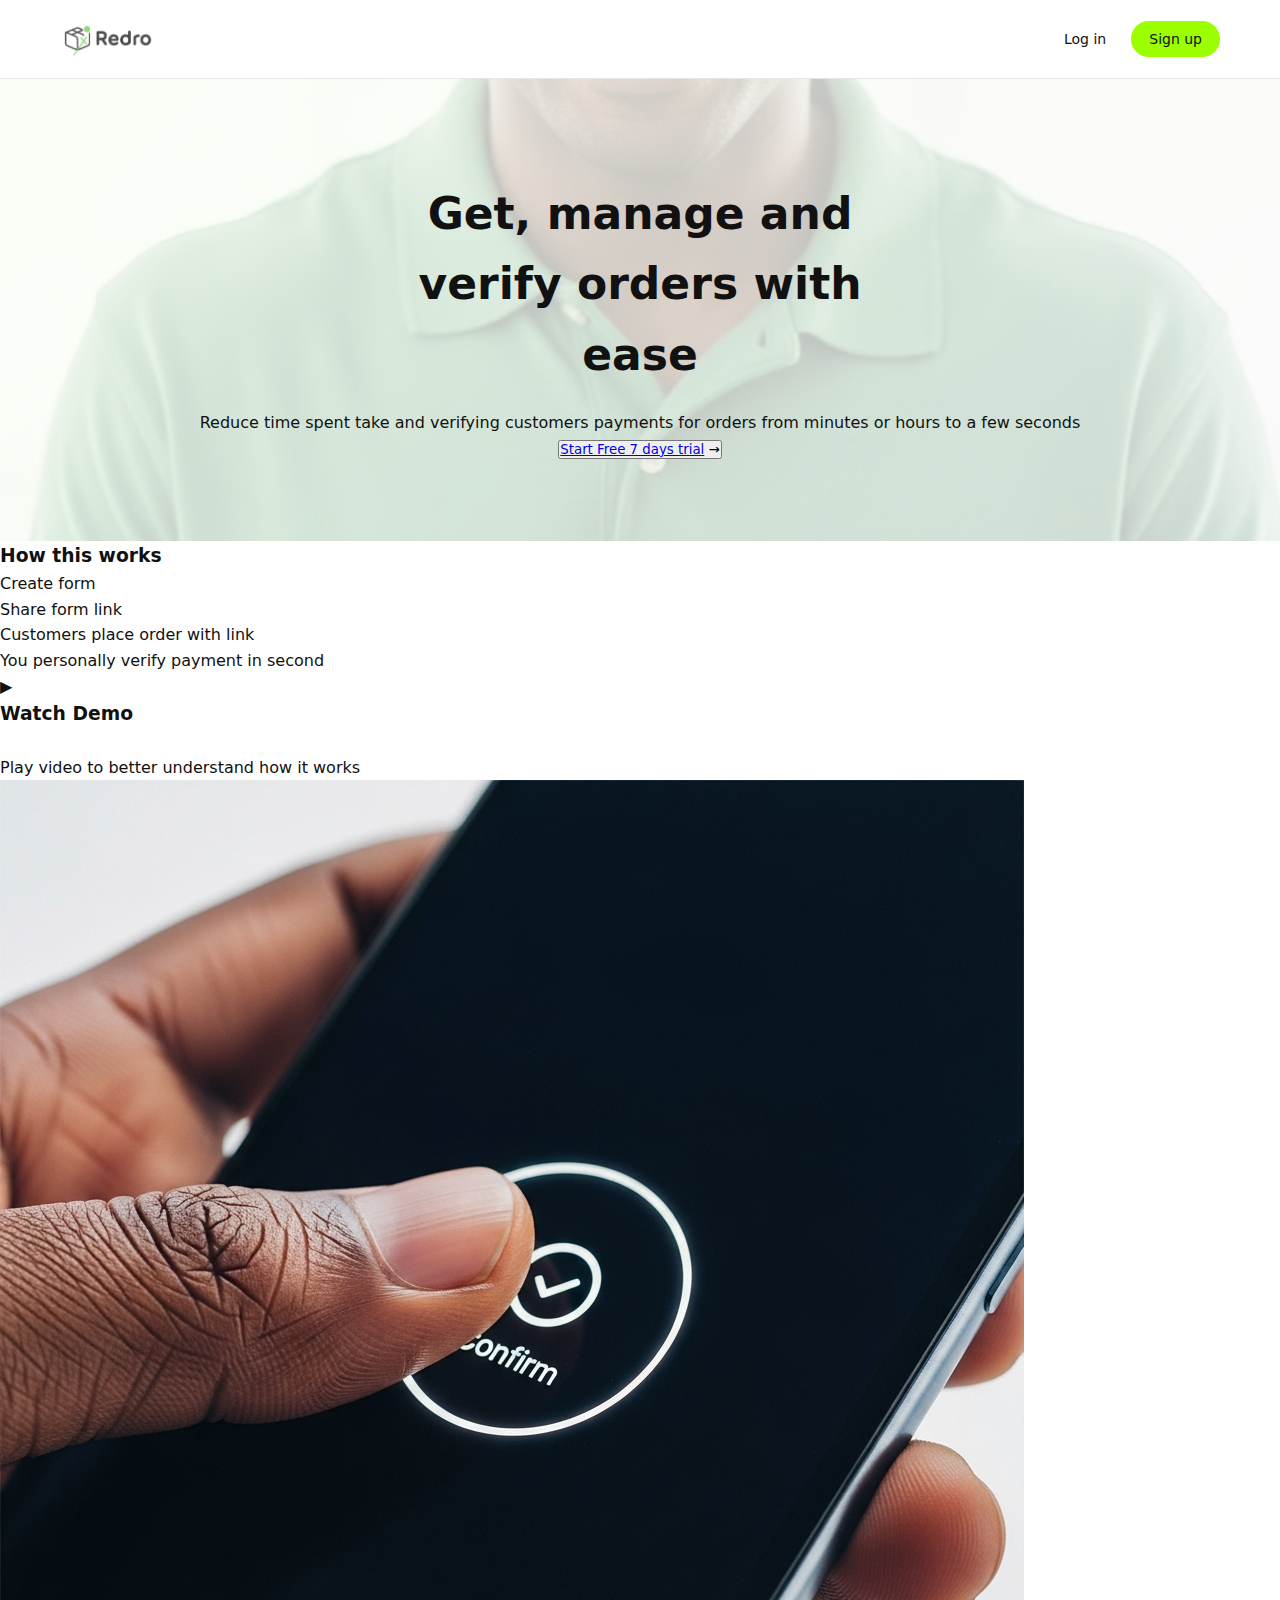
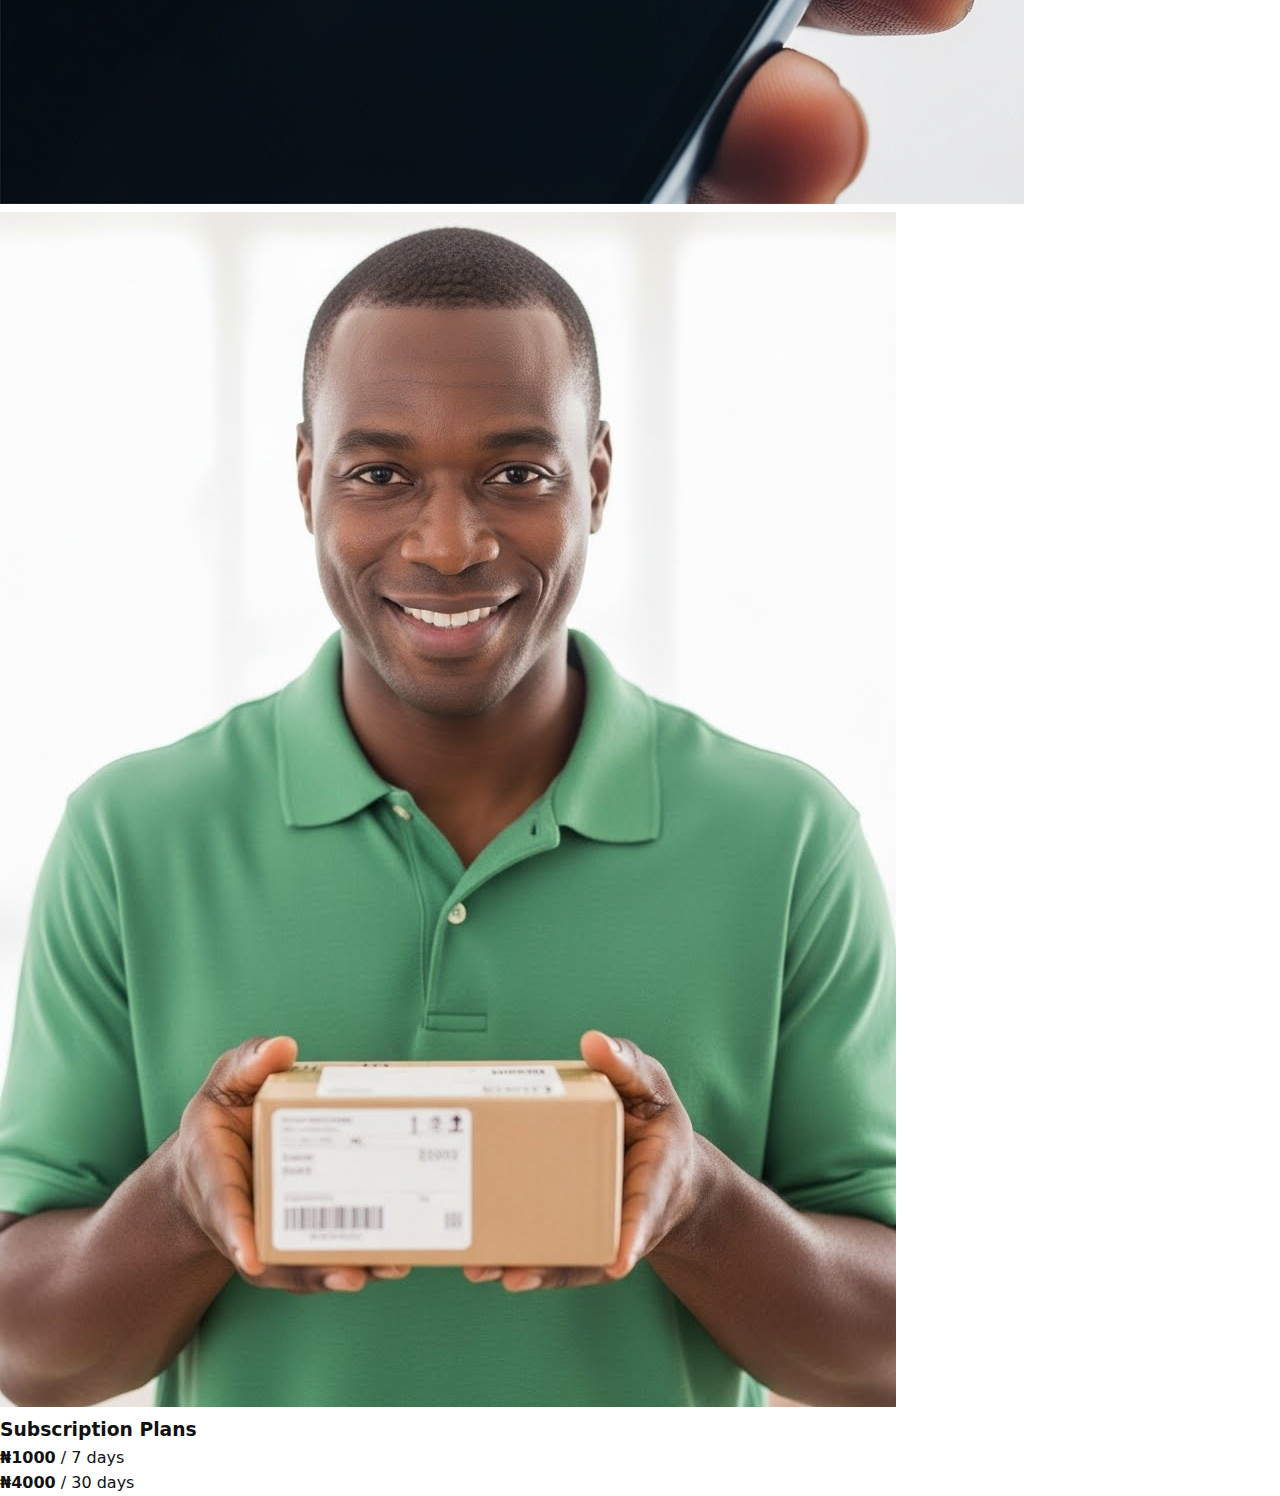
<file: index.html>
<!DOCTYPE html>
<html lang="en">
<head>
  <meta charset="UTF-8" />
  <meta name="viewport" content="width=device-width, initial-scale=1.0"/>
  <title>X Redro</title>
  <link rel="stylesheet" href="css/styles.css"/>
</head>
<body>

  <!-- Navigation -->
  <nav class="nav">
    <div class="nav-inner">
      <img src="assets/logo.png" alt="Redro Logo" class="logo"/>

      <div class="nav-actions">
        <a href="login.html" class="login">Log in</a>
        <a href="signup.html" class="signup">Sign up</a>
      </div>
    </div>
  </nav>
  
  <div class="displays">
  <!-- Hero Section -->
  <section class="hero">
    <div class="hero-inner">
      <div class="hero-text">
        <h1>Get, manage and<br/>verify orders with<br/>ease</h1>

        <p>
          Reduce time spent take and verifying customers
          payments for orders from minutes or hours to
          a few seconds
        </p>

        <button class="cta">
          <a href="signup.html">Start Free 7 days trial</a>
          <span>→</span>
        </button>
      </div>
    </div>
  </section>

  <!-- How it works -->
  <section class="how">
    <div class="how-inner">

      <!-- Left -->
      <div class="how-left">
        <div class="how-card">
          <h3>How this works</h3>
          <ul>
            <li>Create form</li>
            <li>Share form link</li>
            <li>Customers place order with link</li>
            <li>You personally verify payment in second</li>
          </ul>
        </div>

        <div class="demo">
          <div class="play">
            ▶
          </div>
          <div class="demo-text">
            <h3>Watch Demo</h3></br>
            <p>Play video to better understand how it works</p>
          </div>
        </div>
      </div>

      <!-- Right -->
      <div class="how-right">
        <img src="assets/phone.jpg" class="img-top" alt="Phone"/>
        <img src="assets/deliveryMan.jpg" class="img-bottom" alt="Delivery"/>
      </div>

    </div>
  </section>
  
  </div>

  <!-- Subscription -->
  <section class="subscription">
    <div class="subscription-inner">
      <h3>Subscription Plans</h3>
      <p><strong>₦1000</strong><span> / 7 days</span></p>
      <p><strong>₦4000</strong><span> / 30 days</span></p>
    </div>
  </section>
  
</body>
</html>
</file>
<file: css/styles.css>
:root {
  --bg: #ffffff;
  --surface: #f8f9f8;
  --text: #111111;
  --muted: #6b6b6b;
  --border: #e5e5e5;
  --accent: #9cff00;
  --accent-dark: #7ed800;
  --dark: #0f1110;
  --radius: 20px;
}

/* RESET */
* {
  margin: 0;
  padding: 0;
  box-sizing: border-box;
  font-family: Inter, system-ui, sans-serif;
}

body {
  background: var(--bg);
  color: var(--text);
  line-height: 1.6;
}

/* NAV */
.nav {
  border-bottom: 1px solid var(--border);
  background: #fff;
}

.nav-inner {
  max-width: 1200px;
  margin: auto;
  padding: 20px;
  display: flex;
  justify-content: space-between;
  align-items: center;
}

.logo {
  height: 38px;
}

.nav-actions a {
  text-decoration: none;
  font-size: 14px;
  margin-left: 20px;
  font-weight: 500;
}

.login {
  color: var(--text);
}

.signup {
  background: var(--accent);
  color: #111;
  padding: 10px 18px;
  border-radius: 999px;
  font-weight: 600;
  transition: 0.3s ease;
}

.signup:hover {
  background: var(--accent-dark);
}

/* CONTAINER */
.container {
  max-width: 1000px;
  margin: auto;
  padding: 80px 20px;
}

.containerPadding {
  padding-left: 32px;
}
/* HERO */
.hero {
  position: relative;
  text-align: center;
  padding: 100px 20px 80px 20px;
  overflow: hidden;
}

.hero::before {
  content: "";
  position: absolute;
  inset: 0;

  background:
    linear-gradient(
      135deg,
      rgba(156,255,0,0.1),
      rgba(0,0,0,0.05)
    ),
    url("../assets/deliveryMan.jpg");

  background-size: cover;
  background-position: center;
  opacity: 0.25;
  z-index: 0;
}

.hero > * {
  position: relative;
  z-index: 1;
}

.hero h1 {
  font-size: 44px;
  font-weight: 800;
  margin-bottom: 20px;
}

.hero-sub {
  max-width: 650px;
  margin: auto;
  color: var(--muted);
  margin-bottom: 30px;
}

/* Primary Button */
.btn-primary {
  display: inline-block;
  background: var(--dark);
  color: #fff;
  padding: 14px 28px;
  border-radius: 999px;
  text-decoration: none;
  font-weight: 600;
  transition: 0.3s ease;
  box-shadow: 0 0 0 rgba(156,255,0,0);
}

.btn-primary:hover {
  background: #000;
  box-shadow: 0 0 20px rgba(156,255,0,0.4);
}

/* Accent Underline Highlight */
.highlight {
  color: var(--accent);
}

/* SECTIONS */
.section {
  border-top: 1px solid var(--border);
}

.section.alt {
  background: var(--surface);
}

/* Dark Support Section */
.section.dark {
  background: var(--dark);
  color: #fff;
  border-top: none;
}

.section.dark .muted {
  color: #aaa;
}

.section.dark .btn-primary {
  background: var(--accent);
  color: #111;
}

.section.dark .btn-primary:hover {
  background: var(--accent-dark);
}

/* GRID */
.grid-2 {
  display: grid;
  grid-template-columns: 1fr 1fr;
  gap: 40px;
}

.center {
  text-align: center;
}

.muted {
  color: var(--muted);
}

.small {
  font-size: 14px;
}

/* CARD */
.card {
  background: #fff;
  padding: 30px;
  border-radius: var(--radius);
  box-shadow: 0 8px 25px rgba(0,0,0,0.05);
  border: 1px solid var(--border);
  transition: 0.3s ease;
}

.card:hover {
  border-color: var(--accent);
  box-shadow: 0 10px 35px rgba(156,255,0,0.15);
}

/* LIST */
.feature-list {
  margin-top: 20px;
}

.feature-list li {
  margin-bottom: 10px;
  padding-left: 18px;
  position: relative;
}

.feature-list li::before {
  content: "";
  width: 8px;
  height: 8px;
  background: var(--accent);
  border-radius: 50%;
  position: absolute;
  left: 0;
  top: 8px;
}

/* PRICING */
.pricing {
  display: flex;
  justify-content: center;
  gap: 30px;
  margin: 40px 0;
}

.price-card {
  background: #fff;
  padding: 30px 40px;
  border-radius: var(--radius);
  box-shadow: 0 8px 25px rgba(0,0,0,0.05);
  border: 1px solid var(--border);
  transition: 0.3s ease;
}

.price-card.featured {
  border: 2px solid var(--accent);
  box-shadow: 0 10px 40px rgba(156,255,0,0.2);
}

.price {
  font-size: 30px;
  font-weight: 800;
  margin-top: 10px;
  color: var(--accent);
}

/* FAQ */
.faq-item {
  margin-top: 20px;
}

.faq-item h4 {
  margin-bottom: 6px;
  font-weight: 600;
}

/* FOOTER */
.footer {
  border-top: 1px solid var(--border);
  padding: 30px 20px;
  text-align: center;
  font-size: 14px;
  color: var(--muted);
  background: #fff;
}

/* RESPONSIVE */
@media (max-width: 768px) {

  .hero h1 {
    font-size: 32px;
  }

  .grid-2 {
    grid-template-columns: 1fr;
  }

  .pricing {
    flex-direction: column;
    align-items: center;
  }

}
</file>
